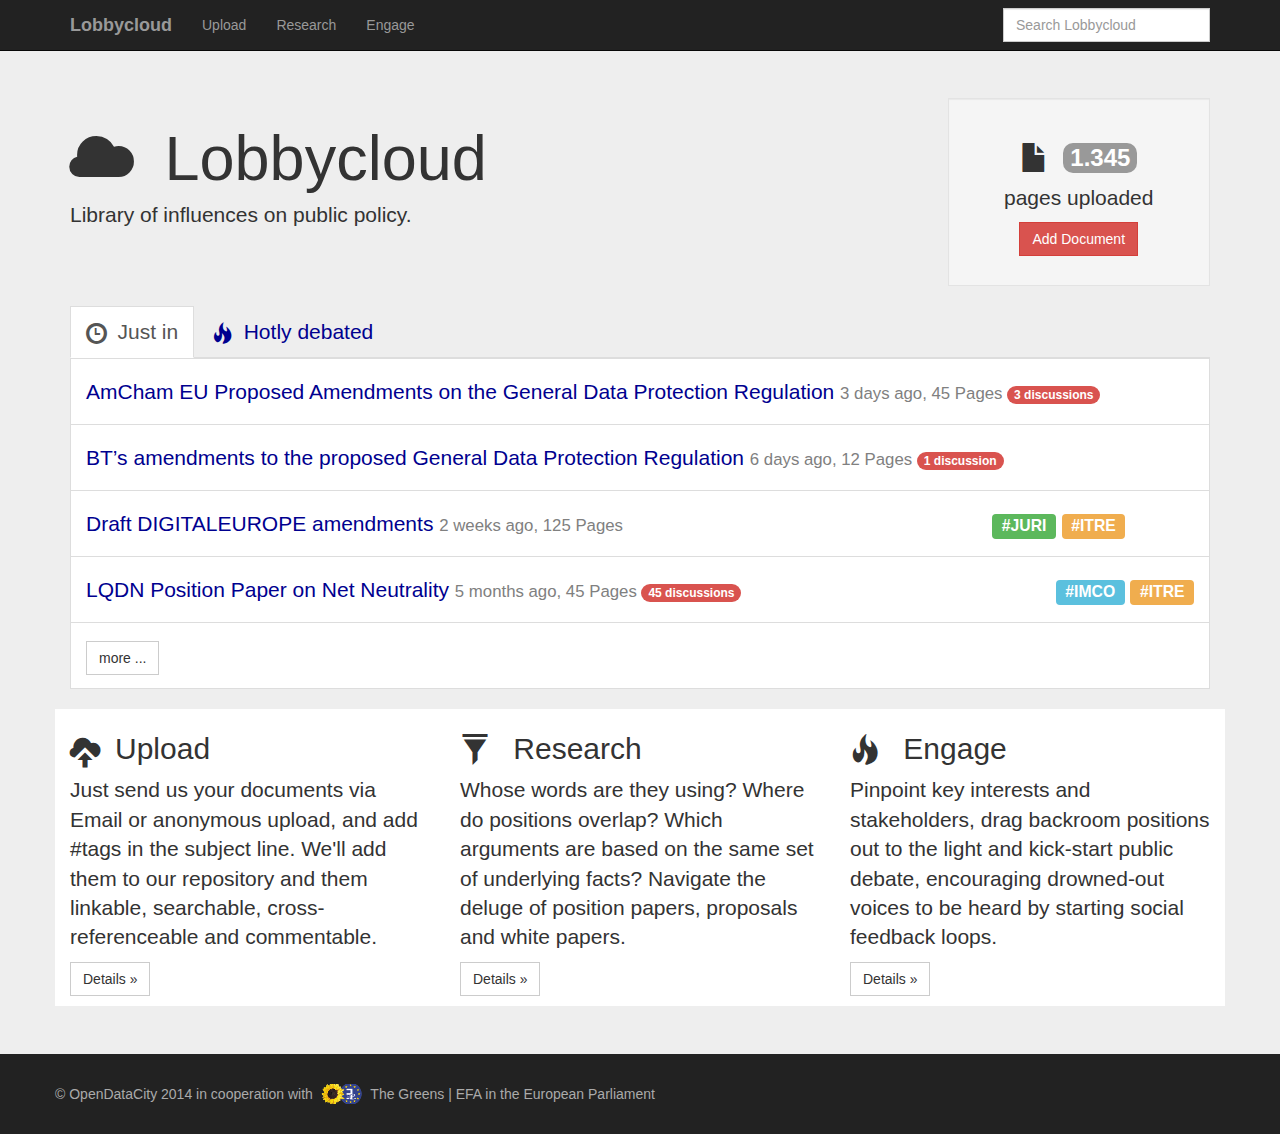
<file: index.html>
<!DOCTYPE html>
<html lang="en">
  <head><!-- generated with hyde -->
    <meta charset="utf-8">
    <meta http-equiv="X-UA-Compatible" content="IE=edge">
    <meta name="viewport" content="width=device-width, initial-scale=1.0">
    <meta name="description" content="">
    <meta name="author" content="">

      <title>Lobbycloud - Home</title>

      <!-- Bootstrap core CSS -->
      <link href="css/bootstrap.css" rel="stylesheet">

      <!-- Custom styles for this template -->
      <link href="css/jumbotron.css" rel="stylesheet">

    <!-- HTML5 shim and Respond.js IE8 support of HTML5 elements and media queries -->
    <!--[if lt IE 9]>
      <script src="https://oss.maxcdn.com/libs/html5shiv/3.7.0/html5shiv.js"></script>
      <script src="https://oss.maxcdn.com/libs/respond.js/1.3.0/respond.min.js"></script>
    <![endif]-->
  <style>
    .secondary { font-size: 80%; color: #808080; }
    
    .popover { max-width: 500px; width: 380px; } 
    .hanging { margin-left: 1em; }
    .hanging>span.glyphicon { position:relative; left: -1em; }
	.toolbar { margin-left: 1em; color: #808080; }
	.label a { color: #ffffff; }
	footer  {
		background-color: #222222;
		color: #AAA;
	}
	
	footer a { color: #AAA; }
	footer a:hover { color: #AAA; }
	
	body {	background-color: #222222; }
	
	footer a.greens-efa {
		display: inline-block;
		text-indent: -99999px;
		width: 50px;
		background: url(img/greens-efa.png) center center no-repeat;
	}
	
  </style>
  </head>
<body id="index">
      <div class="navbar navbar-inverse navbar-fixed-top" role="navigation">
      <div class="container">
        <div class="navbar-header">
          <button type="button" class="navbar-toggle" data-toggle="collapse" data-target=".navbar-collapse">
            <span class="sr-only">Toggle navigation</span>
            <span class="icon-bar"></span>
            <span class="icon-bar"></span>
            <span class="icon-bar"></span>
          </button>
          <a class="navbar-brand" href="./index.html"><strong>Lobbycloud</strong></a>
          <ul class="nav navbar-nav">
            <li><a href="upload-view.html">Upload</a></li>
			<li><a href="search-view.html">Research</a></li>
            <li><a href="#">Engage</a></li>
          </ul>
        </div>
        <div class="navbar-collapse collapse">
          <form class="navbar-form navbar-right" role="form">
            <div class="form-group">
              <input type="text" placeholder="Search Lobbycloud" class="form-control">
            </div>
          </form>
        </div><!--/.navbar-collapse -->
      </div>
    </div>
      <!-- Main jumbotron for a primary marketing message or call to action -->
    <div class="jumbotron">
      <div class="container">
		<div class="row">
			<div class="col-md-9">
				<h1><span class="glyphicon glyphicon-cloud" style="top: 0.2em; margin-right: 0.5em;" ></span>Lobbycloud</h1>
				<p>Library of influences on public policy.</p>
			</div>
			<div class="col-md-3">
				<div class="well" style="text-align:center">
					<h3><span class="glyphicon glyphicon-file" style="font-size: 120%; top: 0.2em; margin-right: 0.5em;" ></span><span class="badge" style="font-size: 100%">1.345</span></h3>
					<p>pages uploaded</p>
					<p><a class="btn btn-danger" href="upload-view.html" role="button">Add Document</a></p>
				</div>
			</div> 
		</div>
		<div class="row">
			<div class="col-md-12">
				<ul id="tabs-main" class="nav nav-tabs">
					<li class="active"><a href="#just" data-toggle="tab"><span class="glyphicon glyphicon-time" style="top: 0.2em; margin-right: 0.5em;"></span>Just in</a></li>
					<li class="inactive"><a href="#most" data-toggle="tab"><span class="glyphicon glyphicon-fire" style="top: 0.2em; margin-right: 0.5em;"></span>Hotly debated</a></li>
				</ul>
				<div class="tab-content">
					<div id="just" class="active tab-pane"><!-- just in -->
						<ul class="list-group">
								<li class="list-group-item"><a href="./document-view.html">AmCham EU Proposed Amendments on the
General Data Protection Regulation</a> <span class="secondary"> 3 days ago, 45 Pages <span class="badge" style="background-color: #D9534F;">3 discussions</span></span> <span class="pull-right"><span class="label label-success">#JURI</span> <span class="label label-warning">#ITRE</span></span></li>
								<li class="list-group-item"><a href="./document-view.html">BT’s amendments to the proposed General Data Protection Regulation </a> <span class="secondary">6 days ago, 12 Pages <span class="badge" style="background-color: #D9534F;">1 discussion</span></span>  <span class="pull-right"><span class="label label-info">#IMCO</span> </span></li>
								<li class="list-group-item"><a href="./document-view.html">Draft DIGITALEUROPE amendments </a>  <span class="secondary">2 weeks ago, 125 Pages</span> <span class="pull-right"><span class="label label-success">#JURI</span> <span class="label label-warning">#ITRE</span></span></li>
								<li class="list-group-item"><a href="#">LQDN Position Paper on Net Neutrality</a> <span class="secondary">5 months ago, 45 Pages <span class="badge" style="background-color: #D9534F;">45 discussions</span></span>  <span class="pull-right"><span class="label label-info">#IMCO</span> <span class="label label-warning">#ITRE</span></span></li>
								<li class="list-group-item"><a class="btn btn-default" href="#">more ...</a></li>
						</ul>
					</div>
					<div id="most" class="tab-pane"><!-- hotly debated -->
						<ul class="list-group">
								<li class="list-group-item">
									<div class="row">
									  <div class="col-md-12">
									  <div class="well" style="background: transparent; border: 0px;">
									  <h2><b>DIGITALEUROPE Comments on Proposed European Commission's Regulation</b><small>
									  <span class="pull-right">
										  <span class="label label-default"><a href="./document-view.html">Open Document</a></span> 										  <span class="label label-success">#JURI</span> <span class="label label-warning">#ITRE</span>
									  </span>

									  </small></h2>
									  </div>
									  </div>
									</div>									
									<div class="row">
										<div class="col-md-8">
										<div class="well"><p rel="popover"  data-content="<p><span class='label label-danger'>5 new postings</span> </p><p class='hanging'>&lt;span class='glyphicon glyphicon-user' style='color: #e0e0e0;' &gt;&lt;/span&gt;<b>jogrem:</b> Exactly what they tried to avoid some weeks ago.</p><p class='hanging'>&lt;span class='glyphicon glyphicon-user' style='color: #e0e000;' &gt;&lt;/span&gt;<b>nabor:</b> Let's use it as our argument.</p><p class='toolbar' ><span class='label label-default'>&lt;span class='glyphicon glyphicon-share'&gt;&lt;/span&gt; share / embed</span><span class='label label-default'>&lt;span class='glyphicon glyphicon-plus-sign'&gt;&lt;/span&gt;comment</span><span class='label label-default'>more&lt;span class='glyphicon glyphicon-chevron-right'&gt;&lt;/span&gt;</span></p>" data-placement="right" class="doc-p" ><i>
											Furthermore it should be made clear that <span style="background-color: #e0e000;">the
theoretical possibility to identify an individual is in itself</span> not sufficient for considering an
individual as identifiable.</i></p>
										<p class="doc-p" ><i>First of all, we support the European Commission’s goal of
enhancing the single market by &hellip;</i></p>
										<p><span class="pull-right secondary">Page 19 of 63</span><br/></p>
										
										</div>
										</div>
										<div class="col-md-4">
										</div>
									 </div>
								</li>
								<li class="list-group-item">
									<div class="row">
									  <div class="col-md-12">
									  <div class="well" style="background: transparent; border: 0px;">
									  <h2><b>BT’s amendments to the proposed General Data Protection Regulation</b><small>
									  <span class="pull-right">
										  <span class="label label-default"><a href="./document-view.html">Open Document</a></span> 										  <span class="label label-info">#IMCO</span> <span class="label label-warning">#ITRE</span>
									  </span>

									  </small></h2>
									  </div>
									  </div>
									</div>									
									<div class="row">
										<div class="col-md-8">
										<div class="well">
											
										<p class="doc-p" ><i>&hellip; harmonisation on data protection rules across the
27 Member States.</i></p>
										<p rel="popover"  data-content="<p><span class='label label-danger'>3 new postings</span> </p><p class='hanging'>&lt;span class='glyphicon glyphicon-user'&gt;&lt;/span&gt;<b>norman:</b> Not their idea.</p><p class='hanging'>&lt;span class='glyphicon glyphicon-user' style='color: #800080;' &gt;&lt;/span&gt;<b>belgum:</b> Repetition makes it more plausible ;-)</p><p class='hanging'>&lt;span class='glyphicon glyphicon-user' style='color: #009090;' &gt;&lt;/span&gt;<b>sorgan:</b>Found it <a href='#'>here</a> as well.</p><p class='toolbar' ><span class='label label-default'>&lt;span class='glyphicon glyphicon-share'&gt;&lt;/span&gt; share / embed</span><span class='label label-default'>&lt;span class='glyphicon glyphicon-plus-sign'&gt;&lt;/span&gt;comment</span><span class='label label-default'>more&lt;span class='glyphicon glyphicon-chevron-right'&gt;&lt;/span&gt;</span></p>" data-placement="right" class="doc-p" ><i> An overly broad definition of ‘data subject’ encompassing those
identifiers (such as serial numbers etc.) which are not connected to a natural person does not
lead to a better protection; <span style="background-color: #e0e000;">on the contrary it takes away incentives to make data anonymous
or to refrain from linking it to a natural person.</span></i></p>
										<p><span class="pull-right secondary">Page 4 of 45</span><br/></p>
										</div>
										</div>
										<div class="col-md-4">
										</div>
									 </div>
								</li>

						</ul>    
 					</div>

				</div>
			</div>
		
        </div>
      </div>
  
 
    <div class="container" style="background-color: #ffffff">
      <!-- Example row of columns -->
      <div class="row">
        <div class="col-md-4">
          <h2><span class="glyphicon glyphicon-cloud-upload" style="top: 0.2em; margin-right: 0.5em;" ></span>Upload</h2>
          <p>Just send us your documents via Email or anonymous upload, and add #tags in the subject line. We'll add them to our repository and them linkable, searchable, cross-referenceable and commentable.</p>
          <p><a class="btn btn-default" href="upload-view.html" role="button">Details &raquo;</a></p>
        </div>
        <div class="col-md-4">
          <h2><span class="glyphicon glyphicon-filter" style="top: 0.2em; margin-right: 0.5em;" ></span> Research</h2>
          <p>Whose words are they using? Where do positions overlap? Which arguments are  based on the same set of underlying facts? Navigate the deluge of position papers, proposals and white papers.</p>
          <p><a class="btn btn-default" href="search-view.html" role="button">Details &raquo;</a></p>
       </div>
        <div class="col-md-4">
          <h2><span class="glyphicon glyphicon-fire" style="top: 0.2em; margin-right: 0.5em;" ></span> Engage</h2>
          <p>Pinpoint key interests and stakeholders, drag backroom positions out to the light and kick-start public debate, encouraging drowned-out voices to be heard by starting social feedback loops. </p>
          <p><a class="btn btn-default" href="#" role="button">Details &raquo;</a></p>
        </div>
      </div>
        </div> <!-- Jumbotron -->
</div>

  	<footer><!-- template -->
		<div class="container">
		<div class="row">
				<p>&copy; <a href="http://opendatacity.de">OpenDataCity</a> 2014
				in cooperation with 
				<a href="//greens-efa.eu" rel="follow" title="The Greens | EFA in the European Parliament" class="greens-efa">Die Grünen | Europäische Freie Allianz im Europäischen Parlament</a> The Greens | EFA in the European Parliament
				
				</p>
        </div>
        </div>
     </footer>
  
	<!-- Bootstrap core JavaScript
    ================================================== -->
    <!-- Placed at the end of the document so the pages load faster -->
    <!-- script src="./js/jquery-1.7.2.min.js"></script -->
    <script src="./js/jquery-1.10.2.min.js"></script>
    <script src="js/bootstrap.min.js"></script>
       <script>
		$('#tabs-main a').click(function (e) {
			e.preventDefault()
			$(this).tab('show')
		})
		$('a[data-toggle=tab]').on('shown.bs.tab',function(event) {
			$("[rel=popover]").popover({ html: true}).popover("show");
		});
	</script>
</body>
</html>
</file>
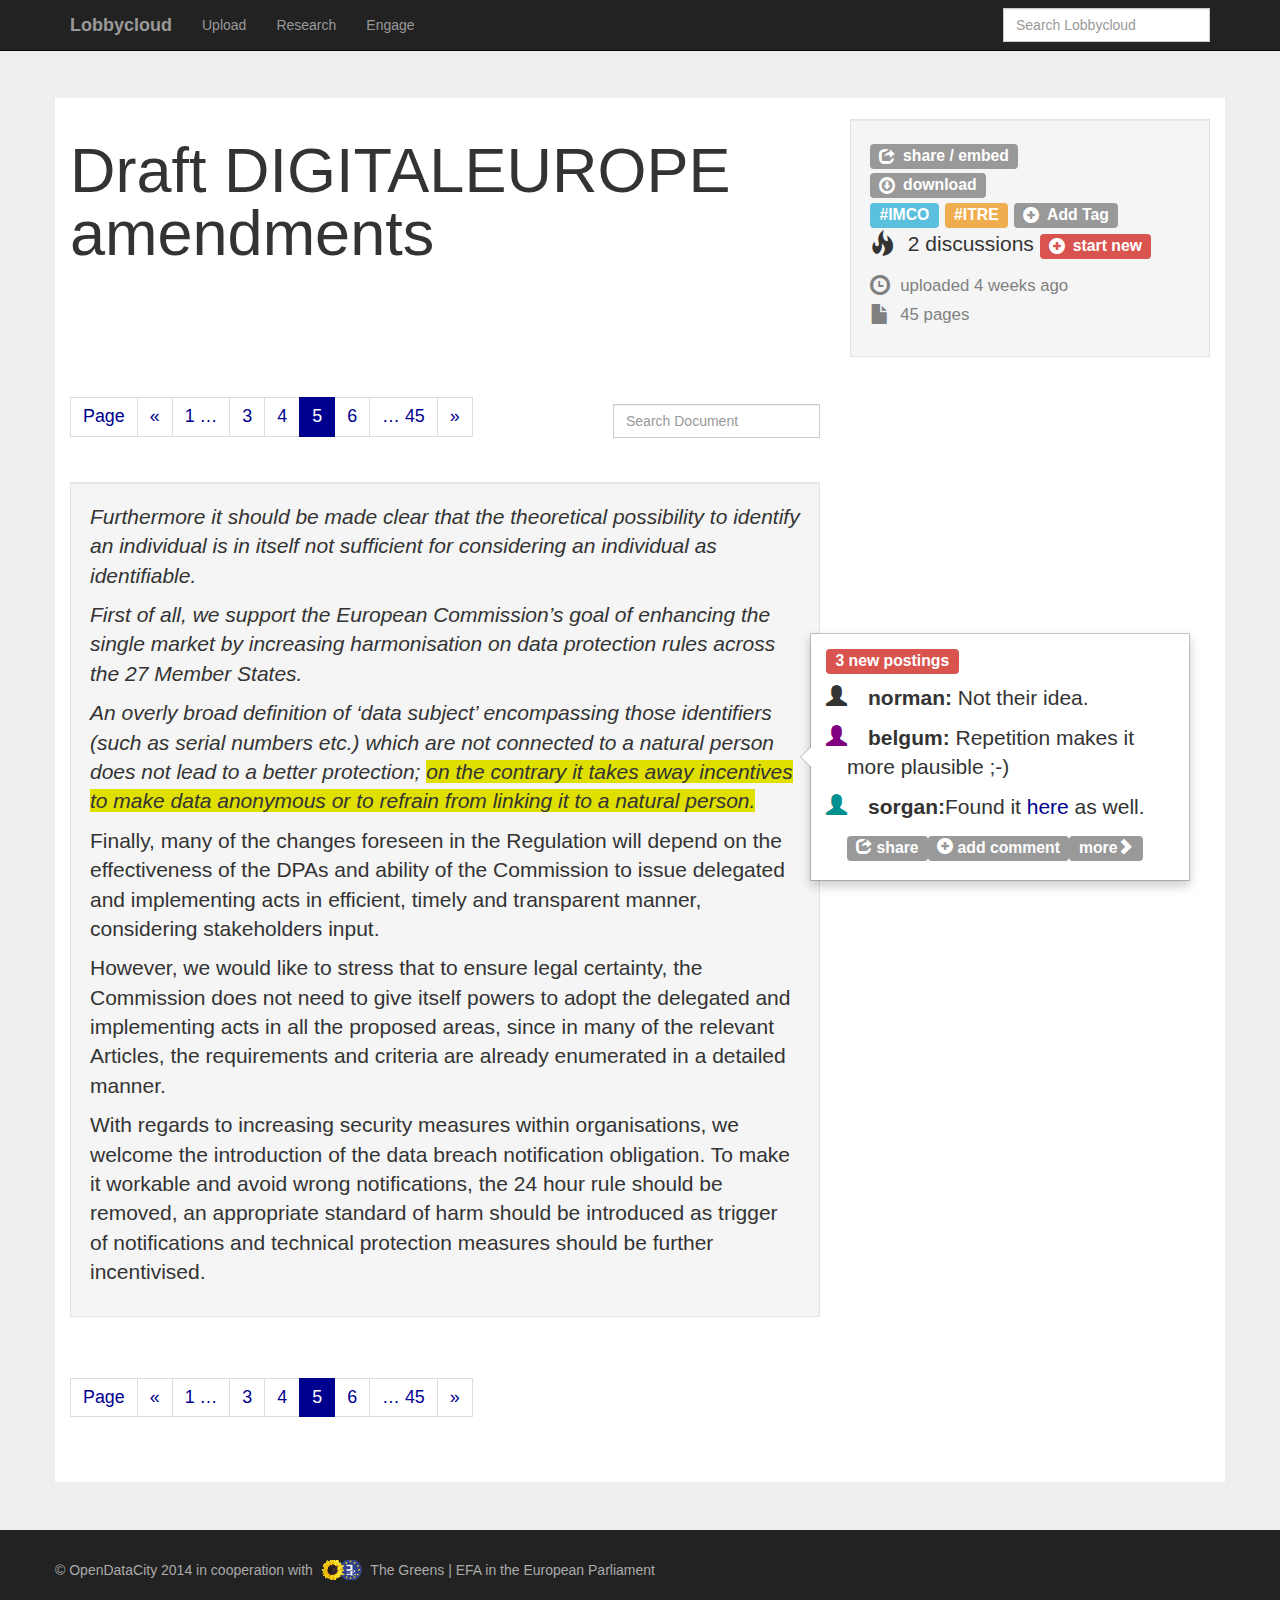
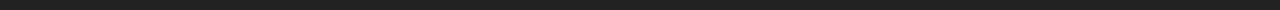
<file: document-view.html>
<!DOCTYPE html>
<html lang="en">
  <head><!-- generated with hyde -->
    <meta charset="utf-8">
    <meta http-equiv="X-UA-Compatible" content="IE=edge">
    <meta name="viewport" content="width=device-width, initial-scale=1.0">
    <meta name="description" content="">
    <meta name="author" content="">

      <title>Lobbycloud - Document View</title>

      <!-- Bootstrap core CSS -->
      <link href="css/bootstrap.css" rel="stylesheet">

      <!-- Custom styles for this template -->
      <link href="css/jumbotron.css" rel="stylesheet">

    <!-- HTML5 shim and Respond.js IE8 support of HTML5 elements and media queries -->
    <!--[if lt IE 9]>
      <script src="https://oss.maxcdn.com/libs/html5shiv/3.7.0/html5shiv.js"></script>
      <script src="https://oss.maxcdn.com/libs/respond.js/1.3.0/respond.min.js"></script>
    <![endif]-->
  <style>
    .secondary { font-size: 80%; color: #808080; }
    
    .popover { max-width: 500px; width: 380px; } 
    .hanging { margin-left: 1em; }
    .hanging>span.glyphicon { position:relative; left: -1em; }
	.toolbar { margin-left: 1em; color: #808080; }
	.label a { color: #ffffff; }
	footer  {
		background-color: #222222;
		color: #AAA;
	}
	
	footer a { color: #AAA; }
	footer a:hover { color: #AAA; }
	
	body {	background-color: #222222; }
	
	footer a.greens-efa {
		display: inline-block;
		text-indent: -99999px;
		width: 50px;
		background: url(img/greens-efa.png) center center no-repeat;
	}
	
  </style>
  </head>
<body id="document-view">
      <div class="navbar navbar-inverse navbar-fixed-top" role="navigation">
      <div class="container">
        <div class="navbar-header">
          <button type="button" class="navbar-toggle" data-toggle="collapse" data-target=".navbar-collapse">
            <span class="sr-only">Toggle navigation</span>
            <span class="icon-bar"></span>
            <span class="icon-bar"></span>
            <span class="icon-bar"></span>
          </button>
          <a class="navbar-brand" href="./index.html"><strong>Lobbycloud</strong></a>
          <ul class="nav navbar-nav">
            <li><a href="upload-view.html">Upload</a></li>
			<li><a href="search-view.html">Research</a></li>
            <li><a href="#">Engage</a></li>
          </ul>
        </div>
        <div class="navbar-collapse collapse">
          <form class="navbar-form navbar-right" role="form">
            <div class="form-group">
              <input type="text" placeholder="Search Lobbycloud" class="form-control">
            </div>
          </form>
        </div><!--/.navbar-collapse -->
      </div>
    </div>
      <div class="jumbotron" >
      <div class="container" style="padding-top: 1em; background-color: #ffffff;">
		<div class="row">
			<div class="col-md-8">
				<h1>Draft DIGITALEUROPE amendments </h1>
			</div>
			<div class="col-md-4">
				<div class="well" style="">
					<p>
						<span class="label label-default"><span class="glyphicon glyphicon-share" style="font-size: 100%; top: 0.2em; margin-right: 0.5em;"></span>share / embed</span><br/>
					    <span class="label label-default"><span class="glyphicon glyphicon-download" style="font-size: 100%; top: 0.2em; margin-right: 0.5em;" ></span>download</span><br />
					    <span class="label label-info">#IMCO</span> <span class="label label-warning">#ITRE</span> <span class="label label-default"><span class="glyphicon glyphicon-plus-sign" style="font-size: 100%; top: 0.2em; margin-right: 0.5em;" ></span>Add Tag</span><br />
						<span class="glyphicon glyphicon-fire" style="font-size: 120%; top: 0.2em; margin-right: 0.5em;" ></span>2 discussions <span class="label label-danger"><span class="glyphicon glyphicon-plus-sign" style="font-size: 100%; top: 0.2em; margin-right: 0.5em;" ></span>start new</span><br />
					</p>
					<p><span class="secondary">
						<span class="glyphicon glyphicon-time" style="font-size: 120%; top: 0.2em; margin-right: 0.5em;"></span>uploaded 4 weeks ago<br/>
						<span class="glyphicon glyphicon-file" style="font-size: 120%; top: 0.2em; margin-right: 0.5em;" ></span>45 pages<br />
				    </span></p>
				    <p>
					</p>
	     		</div>
			</div> 
		</div>
		<div class="row">
			<div class="col-md-5">
				<small>
				<ul class="pagination">
				  <li><a>Page</a> </li>
				  <li><a href="#">&laquo;</a></li>
				  <li><a href="#">1 &hellip; </a></li>
				  <li><a href="#">3</a></li>
				  <li><a href="#">4</a></li>
				  <li class="active" ><a href="#">5</a></li>
				  <li><a href="#">6</a></li>
				 
				  <li><a href="#">&hellip; 45</a></li>				 
				  <li><a href="#">&raquo;</a></li>
				</ul>
				</small>
				</p>
			</div>
			<div class="col-md-3">
				<form class="navbar-form navbar-right" role="form" style="margin-top: 0.8em">
				<div class="form-group">
					<input type="text" placeholder="Search Document" class="form-control">
				</div>
				</form>
			</div>

		</div>
		<div class="row">
										<div class="col-md-8">
										<div class="well"><p class="doc-p" rel="nopopover"  data-content="<p><span class='label label-danger'>1 new posting</span> </p><p class='hanging'>&lt;span class='glyphicon glyphicon-user' style='color: #e0e0e0;' &gt;&lt;/span&gt;<b>jogrem:</b> Exactly what they tried to avoid some weeks ago.</p><p class='hanging'>&lt;span class='glyphicon glyphicon-user' style='color: #e0e000;' &gt;&lt;/span&gt;<b>nabor:</b> Let's use it as our argument.</p><p class='toolbar' ><span class='label label-default'>&lt;span class='glyphicon glyphicon-share'&gt;&lt;/span&gt; share</span><span class='label label-default'>&lt;span class='glyphicon glyphicon-plus-sign'&gt;&lt;/span&gt; add comment</span><span class='label label-default'>more&lt;span class='glyphicon glyphicon-chevron-right'&gt;&lt;/span&gt;</span></p>" data-placement="right" ><i>
											Furthermore it should be made clear that the
theoretical possibility to identify an individual is in itself</span> not sufficient for considering an
individual as identifiable.</i></p>
										<p class="doc-p" ><i>First of all, we support the European Commission’s goal of
enhancing the single market by increasing harmonisation on data protection rules across the
27 Member States.</i></p>
										<p class="doc-p" rel="popover"  data-content="<p><span class='label label-danger'>3 new postings</span> </p><p class='hanging'>&lt;span class='glyphicon glyphicon-user'&gt;&lt;/span&gt;<b>norman:</b> Not their idea.</p><p class='hanging'>&lt;span class='glyphicon glyphicon-user' style='color: #800080;' &gt;&lt;/span&gt;<b>belgum:</b> Repetition makes it more plausible ;-)</p><p class='hanging'>&lt;span class='glyphicon glyphicon-user' style='color: #009090;' &gt;&lt;/span&gt;<b>sorgan:</b>Found it <a href='#'>here</a> as well.</p><p class='toolbar' ><span class='label label-default'>&lt;span class='glyphicon glyphicon-share'&gt;&lt;/span&gt; share</span><span class='label label-default'>&lt;span class='glyphicon glyphicon-plus-sign'&gt;&lt;/span&gt; add comment</span><span class='label label-default'>more&lt;span class='glyphicon glyphicon-chevron-right'&gt;&lt;/span&gt;</span></p>" data-placement="right"><i> An overly broad definition of ‘data subject’ encompassing those
identifiers (such as serial numbers etc.) which are not connected to a natural person does not
lead to a better protection; <span style="background-color: #e0e000;">on the contrary it takes away incentives to make data anonymous
or to refrain from linking it to a natural person.</span></i></p>
<p  class="doc-p" >Finally, many of the changes foreseen in the Regulation will depend on the effectiveness of
the DPAs and ability of the Commission to issue delegated and implementing acts in
efficient, timely and transparent manner, considering stakeholders input.</p>
					<p class="doc-p" >However, we would
like to stress that to ensure legal certainty, the Commission does not need to give itself
powers to adopt the delegated and implementing acts in all the proposed areas, since in
many of the relevant Articles, the requirements and criteria are already enumerated in a
detailed manner.</p>
				<p class="doc-p" >With regards to increasing security measures within organisations, we welcome the
introduction of the data breach notification obligation. To make it workable and avoid
wrong notifications, the 24 hour rule should be removed, an appropriate standard of harm
should be introduced as trigger of notifications and technical protection measures should be
further incentivised.</p>
										</div>
										<div class="col-md-4">
										</div>
									 </div>
		</div>
		<div class="row">
			<div class="col-md-6">
				<ul class="pagination">
				<small>
				<ul class="pagination">
				  <li><a>Page</a> </li>
				  <li><a href="#">&laquo;</a></li>
				  <li><a href="#">1 &hellip; </a></li>
				  <li><a href="#">3</a></li>
				  <li><a href="#">4</a></li>
				  <li class="active" ><a href="#">5</a></li>
				  <li><a href="#">6</a></li>
				 
				  <li><a href="#">&hellip; 45</a></li>				 
				  <li><a href="#">&raquo;</a></li>
				</ul>
				</small>
				</ul>
				</p>
			</div>
		</div>

				</div>
			</div>
		
        </div>
      </div>
    </div>
 
  	<footer><!-- template -->
		<div class="container">
		<div class="row">
				<p>&copy; <a href="http://opendatacity.de">OpenDataCity</a> 2014
				in cooperation with 
				<a href="//greens-efa.eu" rel="follow" title="The Greens | EFA in the European Parliament" class="greens-efa">Die Grünen | Europäische Freie Allianz im Europäischen Parlament</a> The Greens | EFA in the European Parliament
				
				</p>
        </div>
        </div>
     </footer>
  
	<!-- Bootstrap core JavaScript
    ================================================== -->
    <!-- Placed at the end of the document so the pages load faster -->
    <!-- script src="./js/jquery-1.7.2.min.js"></script -->
    <script src="./js/jquery-1.10.2.min.js"></script>
    <script src="js/bootstrap.min.js"></script>
   <script>
 $(document).ready(function(e) {
	$("[rel=popover]").popover({ html: true }).popover("show"); 
 });
</script>
</body>
</html>
</file>
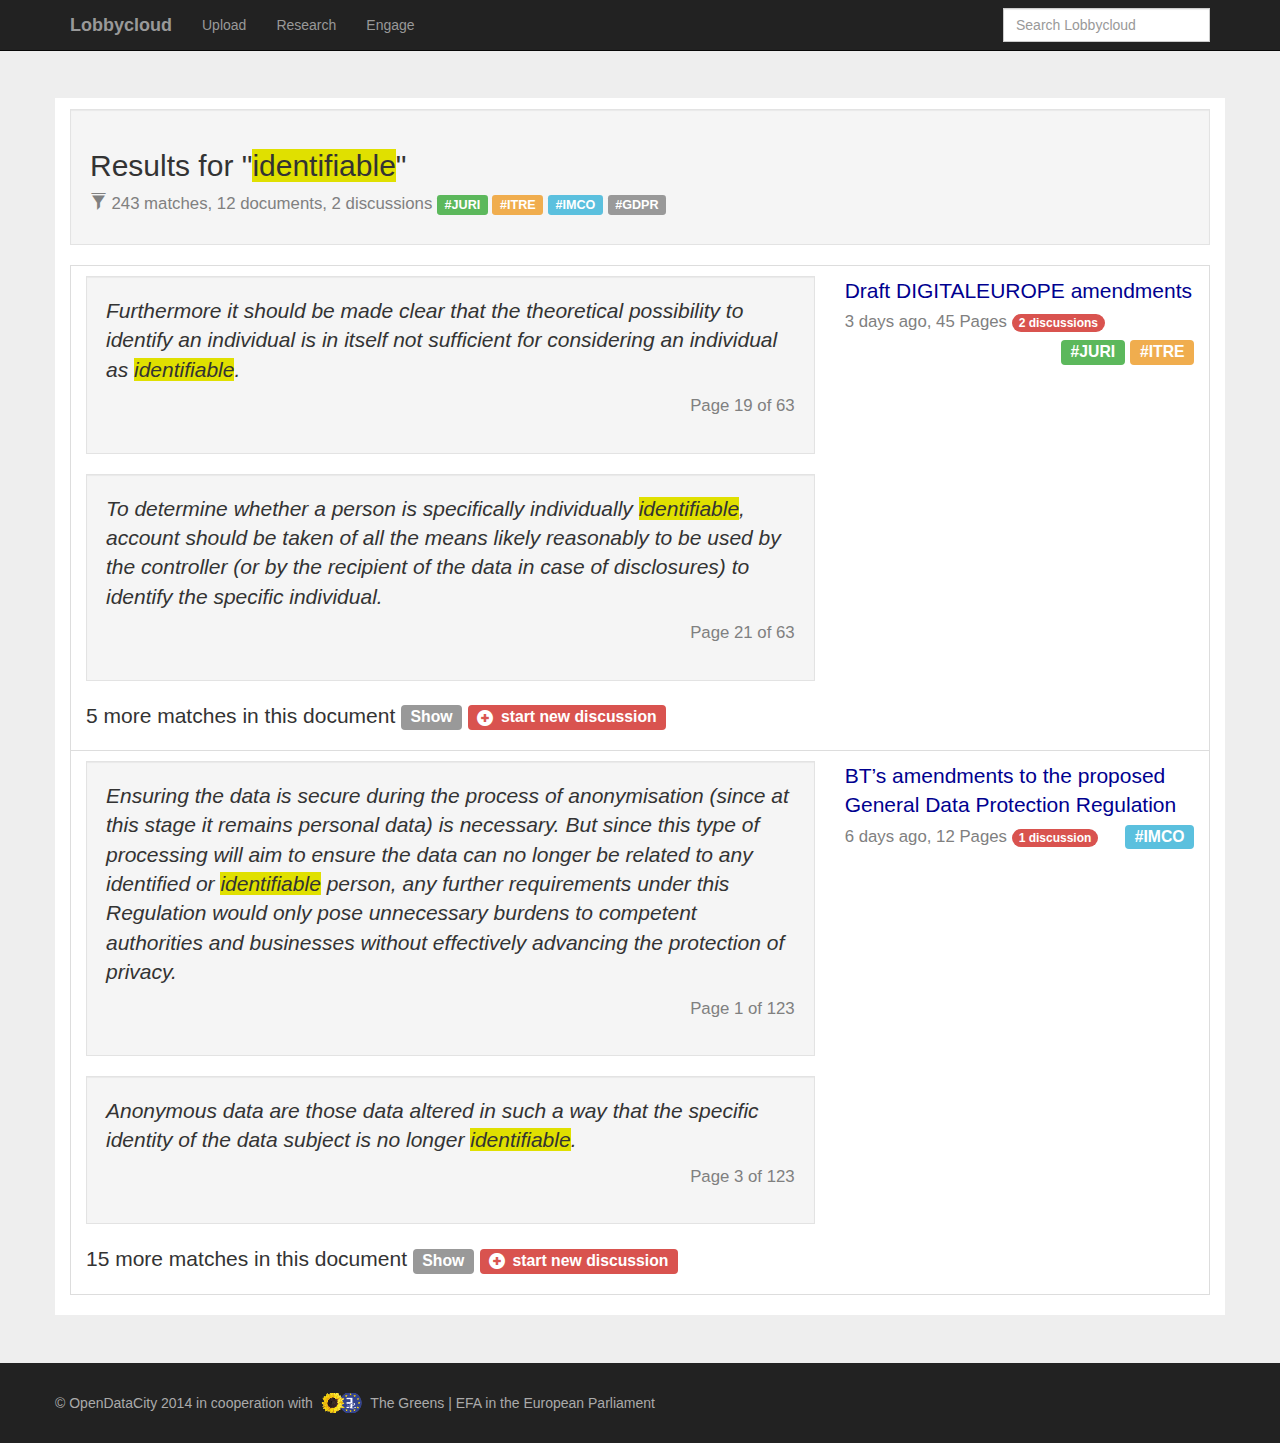
<file: search-view.html>
<!DOCTYPE html>
<html lang="en">
  <head><!-- generated with hyde -->
    <meta charset="utf-8">
    <meta http-equiv="X-UA-Compatible" content="IE=edge">
    <meta name="viewport" content="width=device-width, initial-scale=1.0">
    <meta name="description" content="">
    <meta name="author" content="">

      <title>Lobbycloud - Search</title>

      <!-- Bootstrap core CSS -->
      <link href="css/bootstrap.css" rel="stylesheet">

      <!-- Custom styles for this template -->
      <link href="css/jumbotron.css" rel="stylesheet">

    <!-- HTML5 shim and Respond.js IE8 support of HTML5 elements and media queries -->
    <!--[if lt IE 9]>
      <script src="https://oss.maxcdn.com/libs/html5shiv/3.7.0/html5shiv.js"></script>
      <script src="https://oss.maxcdn.com/libs/respond.js/1.3.0/respond.min.js"></script>
    <![endif]-->
  <style>
    .secondary { font-size: 80%; color: #808080; }
    
    .popover { max-width: 500px; width: 380px; } 
    .hanging { margin-left: 1em; }
    .hanging>span.glyphicon { position:relative; left: -1em; }
	.toolbar { margin-left: 1em; color: #808080; }
	.label a { color: #ffffff; }
	footer  {
		background-color: #222222;
		color: #AAA;
	}
	
	footer a { color: #AAA; }
	footer a:hover { color: #AAA; }
	
	body {	background-color: #222222; }
	
	footer a.greens-efa {
		display: inline-block;
		text-indent: -99999px;
		width: 50px;
		background: url(img/greens-efa.png) center center no-repeat;
	}
	
  </style>
  </head>
<body id="search-view">
      <div class="navbar navbar-inverse navbar-fixed-top" role="navigation">
      <div class="container">
        <div class="navbar-header">
          <button type="button" class="navbar-toggle" data-toggle="collapse" data-target=".navbar-collapse">
            <span class="sr-only">Toggle navigation</span>
            <span class="icon-bar"></span>
            <span class="icon-bar"></span>
            <span class="icon-bar"></span>
          </button>
          <a class="navbar-brand" href="./index.html"><strong>Lobbycloud</strong></a>
          <ul class="nav navbar-nav">
            <li><a href="upload-view.html">Upload</a></li>
			<li><a href="search-view.html">Research</a></li>
            <li><a href="#">Engage</a></li>
          </ul>
        </div>
        <div class="navbar-collapse collapse">
          <form class="navbar-form navbar-right" role="form">
            <div class="form-group">
              <input type="text" placeholder="Search Lobbycloud" class="form-control">
            </div>
          </form>
        </div><!--/.navbar-collapse -->
      </div>
    </div>
      <!-- Main jumbotron for a primary marketing message or call to action -->
    <div class="jumbotron">
      <div class="container" style="background-color: #ffffff;">
		<div class="row">
			<div class="col-md-12">
				<div class="well" style="margin-top: 0.5em">
				<h2>Results for &quot;<span style="background-color: #e0e000;">identifiable</span>&quot;</h2>
				<p class="secondary"><span class="glyphicon glyphicon-filter"></span> 243 matches, 12 documents, 2 discussions
				<span class="label label-success">#JURI</span> <span class="label label-warning">#ITRE</span>
				<span class="label label-info">#IMCO</span>
				 <span class="label label-default">#GDPR</span>
				
				</span>
				</span></p>
				</div>				
			</div>
		</div>
		<div class="row">
			<div class="col-md-12">
				<div class="tab-content">
						<ul class="list-group">
								<li class="list-group-item">
										<div class="row">
										<div class="col-md-8">
										<div class="well"><p class="doc-p" ><i>
											Furthermore it should be made clear that the
theoretical possibility to identify an individual is in itself</span> not sufficient for considering an
individual as <span style="background-color: #e0e000;">identifiable</span>.</i></p>
										<p class="doc-p"  ><span class="pull-right secondary">Page 19 of 63</span><br/></p>
										
										</div>
										<div class="well"><p class="doc-p" ><i>
											To
determine whether a person is
specifically individually <span style="background-color: #e0e000;">identifiable</span>,
account should be taken of all the
means likely reasonably to be used
by the controller (or by the recipient
of the data in case of disclosures) to
identify the specific individual.</i></p>
										<p><span class="pull-right secondary">Page 21 of 63</span><br/></p>
										
										</div>
										<p>
										  5 more matches in this document <span class="label label-default">Show</span> <span class="label label-danger"><span class="glyphicon glyphicon-plus-sign" style="font-size: 100%; top: 0.2em; margin-right: 0.5em;" ></span>start new discussion</span>
										</p>

										</div>
										<div class="col-md-4"><p class="doc-p" >
																						<a href="./document-view.html">Draft DIGITALEUROPE amendments </a> <span class="secondary"> 3 days ago, 45 Pages <span class="badge" style="background-color: #D9534F;">2 discussions</span></span> <span class="pull-right"><span class="label label-success">#JURI</span> <span class="label label-warning">#ITRE</span></span></p>

										</div>
									    </div> <!--row-->
								</li>
								<li class="list-group-item">
																			<div class="row">
										<div class="col-md-8">
										<div class="well"><p class="doc-p" ><i>
											Ensuring the data is secure during the process of anonymisation (since at this stage it remains personal data) is
necessary. But since this type of processing will aim to ensure the data can no longer be related to any
identified or <span style="background-color: #e0e000;">identifiable</span> person, any further requirements under this Regulation would only pose unnecessary
burdens to competent authorities and businesses without effectively advancing the protection of privacy.</i></p>
										<p><span class="pull-right secondary">Page 1 of 123</span><br/></p>
										
										</div>
										<div class="well"><p class="doc-p" ><i>
											Anonymous data are those
data altered in such a way that the
specific identity of the data subject
is no longer <span style="background-color: #e0e000;">identifiable</span>.
</i></p>
										<p><span class="pull-right secondary">Page 3 of 123</span><br/></p>
										
										</div>
										<p>
										  15 more matches in this document <span class="label label-default">Show</span> <span class="label label-danger"><span class="glyphicon glyphicon-plus-sign" style="font-size: 100%; top: 0.2em; margin-right: 0.5em;" ></span>start new discussion</span>
										</p>

										</div>
										<div class="col-md-4"><p>									<a href="./document-view.html">BT’s amendments to the proposed General Data Protection Regulation </a> <br/><span class="secondary">6 days ago, 12 Pages <span class="badge" style="background-color: #D9534F;">1 discussion</span></span>  <span class="pull-right"><span class="label label-info">#IMCO</span> </span>
										</p>

										</div>
									    </div> <!--row-->
								</li>
						</ul>
					</div>
	
				</div>
			</div>
		
        </div>
      </div>
  
 
        </div> <!-- Jumbotron -->
</div>

  	<footer><!-- template -->
		<div class="container">
		<div class="row">
				<p>&copy; <a href="http://opendatacity.de">OpenDataCity</a> 2014
				in cooperation with 
				<a href="//greens-efa.eu" rel="follow" title="The Greens | EFA in the European Parliament" class="greens-efa">Die Grünen | Europäische Freie Allianz im Europäischen Parlament</a> The Greens | EFA in the European Parliament
				
				</p>
        </div>
        </div>
     </footer>
  
	<!-- Bootstrap core JavaScript
    ================================================== -->
    <!-- Placed at the end of the document so the pages load faster -->
    <!-- script src="./js/jquery-1.7.2.min.js"></script -->
    <script src="./js/jquery-1.10.2.min.js"></script>
    <script src="js/bootstrap.min.js"></script>
       <script>
	</script>
</body>
</html>
</file>
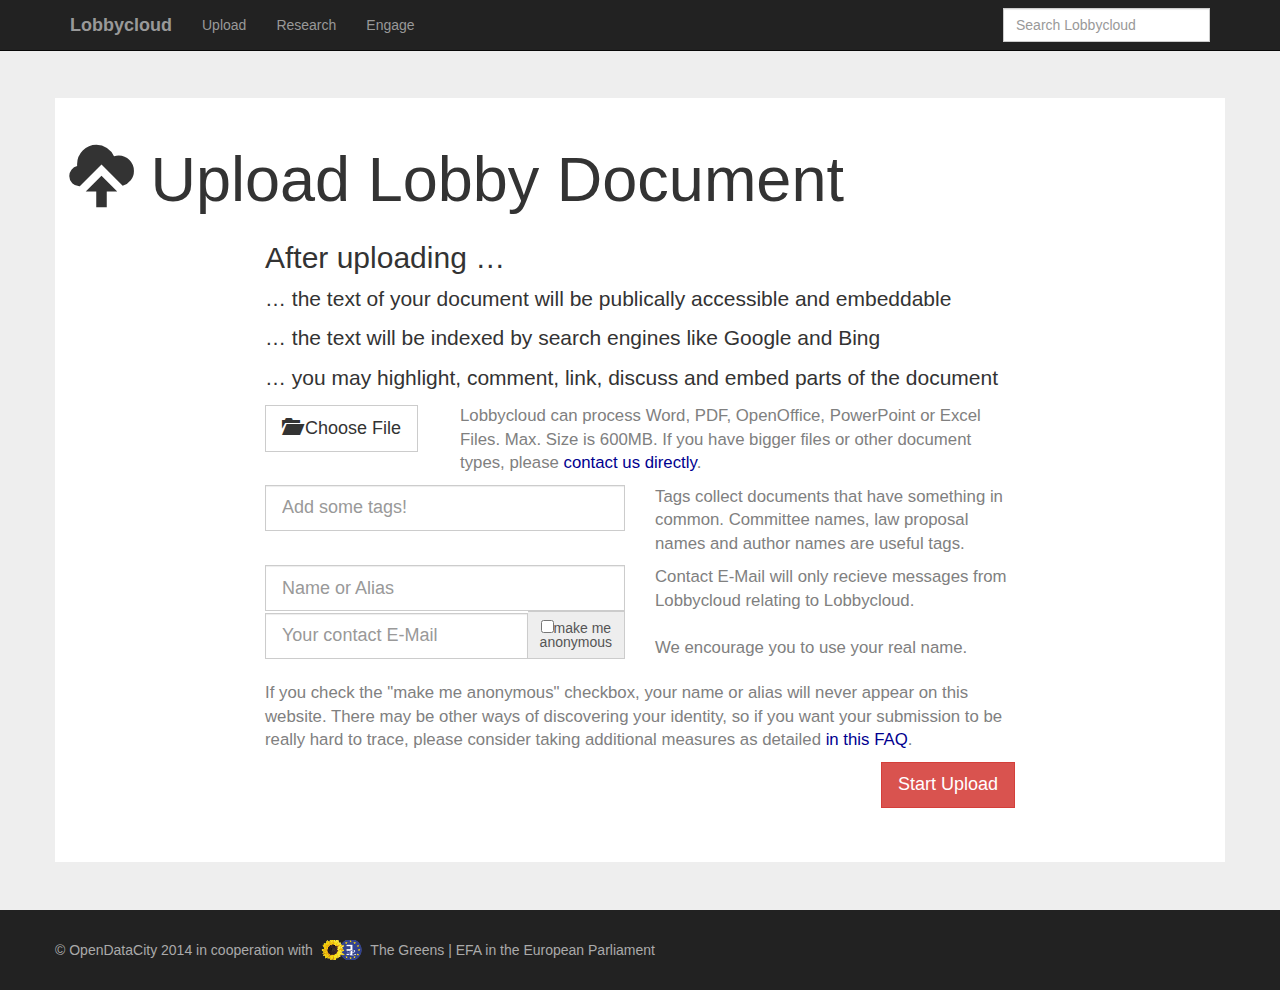
<file: upload-view.html>
<!DOCTYPE html>
<html lang="en">
  <head><!-- generated with hyde -->
    <meta charset="utf-8">
    <meta http-equiv="X-UA-Compatible" content="IE=edge">
    <meta name="viewport" content="width=device-width, initial-scale=1.0">
    <meta name="description" content="">
    <meta name="author" content="">

      <title>Lobbycloud - Upload</title>

      <!-- Bootstrap core CSS -->
      <link href="css/bootstrap.css" rel="stylesheet">

      <!-- Custom styles for this template -->
      <link href="css/jumbotron.css" rel="stylesheet">

    <!-- HTML5 shim and Respond.js IE8 support of HTML5 elements and media queries -->
    <!--[if lt IE 9]>
      <script src="https://oss.maxcdn.com/libs/html5shiv/3.7.0/html5shiv.js"></script>
      <script src="https://oss.maxcdn.com/libs/respond.js/1.3.0/respond.min.js"></script>
    <![endif]-->
  <style>
    .secondary { font-size: 80%; color: #808080; }
    
    .popover { max-width: 500px; width: 380px; } 
    .hanging { margin-left: 1em; }
    .hanging>span.glyphicon { position:relative; left: -1em; }
	.toolbar { margin-left: 1em; color: #808080; }
	.label a { color: #ffffff; }
	footer  {
		background-color: #222222;
		color: #AAA;
	}
	
	footer a { color: #AAA; }
	footer a:hover { color: #AAA; }
	
	body {	background-color: #222222; }
	
	footer a.greens-efa {
		display: inline-block;
		text-indent: -99999px;
		width: 50px;
		background: url(img/greens-efa.png) center center no-repeat;
	}
	
  </style>
  </head>
<body id="upload-view">
      <div class="navbar navbar-inverse navbar-fixed-top" role="navigation">
      <div class="container">
        <div class="navbar-header">
          <button type="button" class="navbar-toggle" data-toggle="collapse" data-target=".navbar-collapse">
            <span class="sr-only">Toggle navigation</span>
            <span class="icon-bar"></span>
            <span class="icon-bar"></span>
            <span class="icon-bar"></span>
          </button>
          <a class="navbar-brand" href="./index.html"><strong>Lobbycloud</strong></a>
          <ul class="nav navbar-nav">
            <li><a href="upload-view.html">Upload</a></li>
			<li><a href="search-view.html">Research</a></li>
            <li><a href="#">Engage</a></li>
          </ul>
        </div>
        <div class="navbar-collapse collapse">
          <form class="navbar-form navbar-right" role="form">
            <div class="form-group">
              <input type="text" placeholder="Search Lobbycloud" class="form-control">
            </div>
          </form>
        </div><!--/.navbar-collapse -->
      </div>
    </div>
      <!-- Main jumbotron for a primary marketing message or call to action -->
   <div class="jumbotron" >
      <div class="container" style="padding-top: 1em; background-color: #ffffff;">
		<div class="row">
			<div class="col-md-12">
				<h1><span class="glyphicon glyphicon-cloud-upload"></span> Upload Lobby Document</h1>
				<div >
				<div class="row">
				<div class="col-md-2">
				</div>
				<div class="col-md-10">
					<h2>After uploading &hellip;</h2>
					<p>&hellip; the text of your document will be publically accessible and embeddable
					</p>
					<p>
					 &hellip; the text will be indexed by search engines like Google and Bing
					</p>
					<p>&hellip; you may highlight, comment, link, discuss and embed parts of the document
					</p>
					<p></p>
				</div>
				<div class="col-md-1">
				</div>
				
				</div>


				<div class="row">
					<div class="col-md-2"></div>
					<div class="col-md-8">
					</div>
				</div>
				<form>				
				<div class="row">
					<div class="col-md-2"></div>
					<div class="col-md-2"> 
						<a class="btn btn-default btn-lg" href="upload-view.html" role="button"><span class="glyphicon glyphicon-folder-open"></span> Choose File</a>
                    </div>
                    <div class="col-md-6">				
					<p class="secondary">
					Lobbycloud can process Word, PDF, OpenOffice, PowerPoint or Excel Files. Max. Size is 600MB. If you have bigger files or other document types, please <a href="#">contact us directly</a>.
					</p>

					</div>
				</div>

				<div class="row"> 
					<div class="col-md-2"></div>
					<div class="col-md-4" style="text-align: left">
					   <input class="form-control input-lg" type="text" placeholder="Add some tags!">
					</div>
					<div class="col-md-4">
					   <p class="secondary">Tags  collect documents that have something in common. Committee names, law proposal names and author names are useful tags.</p>
					</div>
				</div>
				<div class="row">
					<div class="col-md-2"> </div>
					<div class="col-md-4">
					  <input class="form-control input-lg" type="text" placeholder="Name or Alias">
					   <div class="input-group" style="">
							<input class="form-control input-lg" type="text" placeholder="Your contact E-Mail">
							<span class="input-group-addon">
							<input type="checkbox" >make me<br />anonymous 
							</span>
					   </div>
					</div>
					<div class="col-md-4">
					   <p class="secondary">
					   Contact E-Mail will only recieve messages from Lobbycloud relating to Lobbycloud. <br/><br />
					   We encourage you to use your real name.
					   </p>
					</div>
				</div>			
				<div class="row">
					<div class="col-md-2"></div>
					<div class="col-md-8"> 
					   <p class="secondary" style="margin-top: 0.7em">
					   If you check the "make me anonymous" checkbox, your name or alias will never appear on this website. There may be other ways of discovering your identity, so if you want your submission to be really hard to trace, please consider taking additional measures as detailed <a href="#">in this FAQ</a>.  
					   </p>
					   
					</div>
				</div>
				<div class="row">
					<div class="col-md-2"></div>
				    <div class="col-md-8">
					  <p><span class="pull-right">
					  <a class="btn btn-danger btn-lg" href="upload-view.html" role="button">Start Upload</a>
					  </span></p>
					  <br/>
					  <br/>
					</div>
				</div>
				</form>


				</div>
			</div>
		</div>
	  </div>
   </div>
		
  	<footer><!-- template -->
		<div class="container">
		<div class="row">
				<p>&copy; <a href="http://opendatacity.de">OpenDataCity</a> 2014
				in cooperation with 
				<a href="//greens-efa.eu" rel="follow" title="The Greens | EFA in the European Parliament" class="greens-efa">Die Grünen | Europäische Freie Allianz im Europäischen Parlament</a> The Greens | EFA in the European Parliament
				
				</p>
        </div>
        </div>
     </footer>
  
	<!-- Bootstrap core JavaScript
    ================================================== -->
    <!-- Placed at the end of the document so the pages load faster -->
    <!-- script src="./js/jquery-1.7.2.min.js"></script -->
    <script src="./js/jquery-1.10.2.min.js"></script>
    <script src="js/bootstrap.min.js"></script>
   <script src="js/bootstrap-filestyle.js"></script>
<script>
$(":file").filestyle();b
</body>
</html>
</file>
<file: css/jumbotron.css>
/* Move down content because we have a fixed navbar that is 50px tall */
body {
  padding-top: 50px;
  padding-bottom: 20px;
}
</file>
